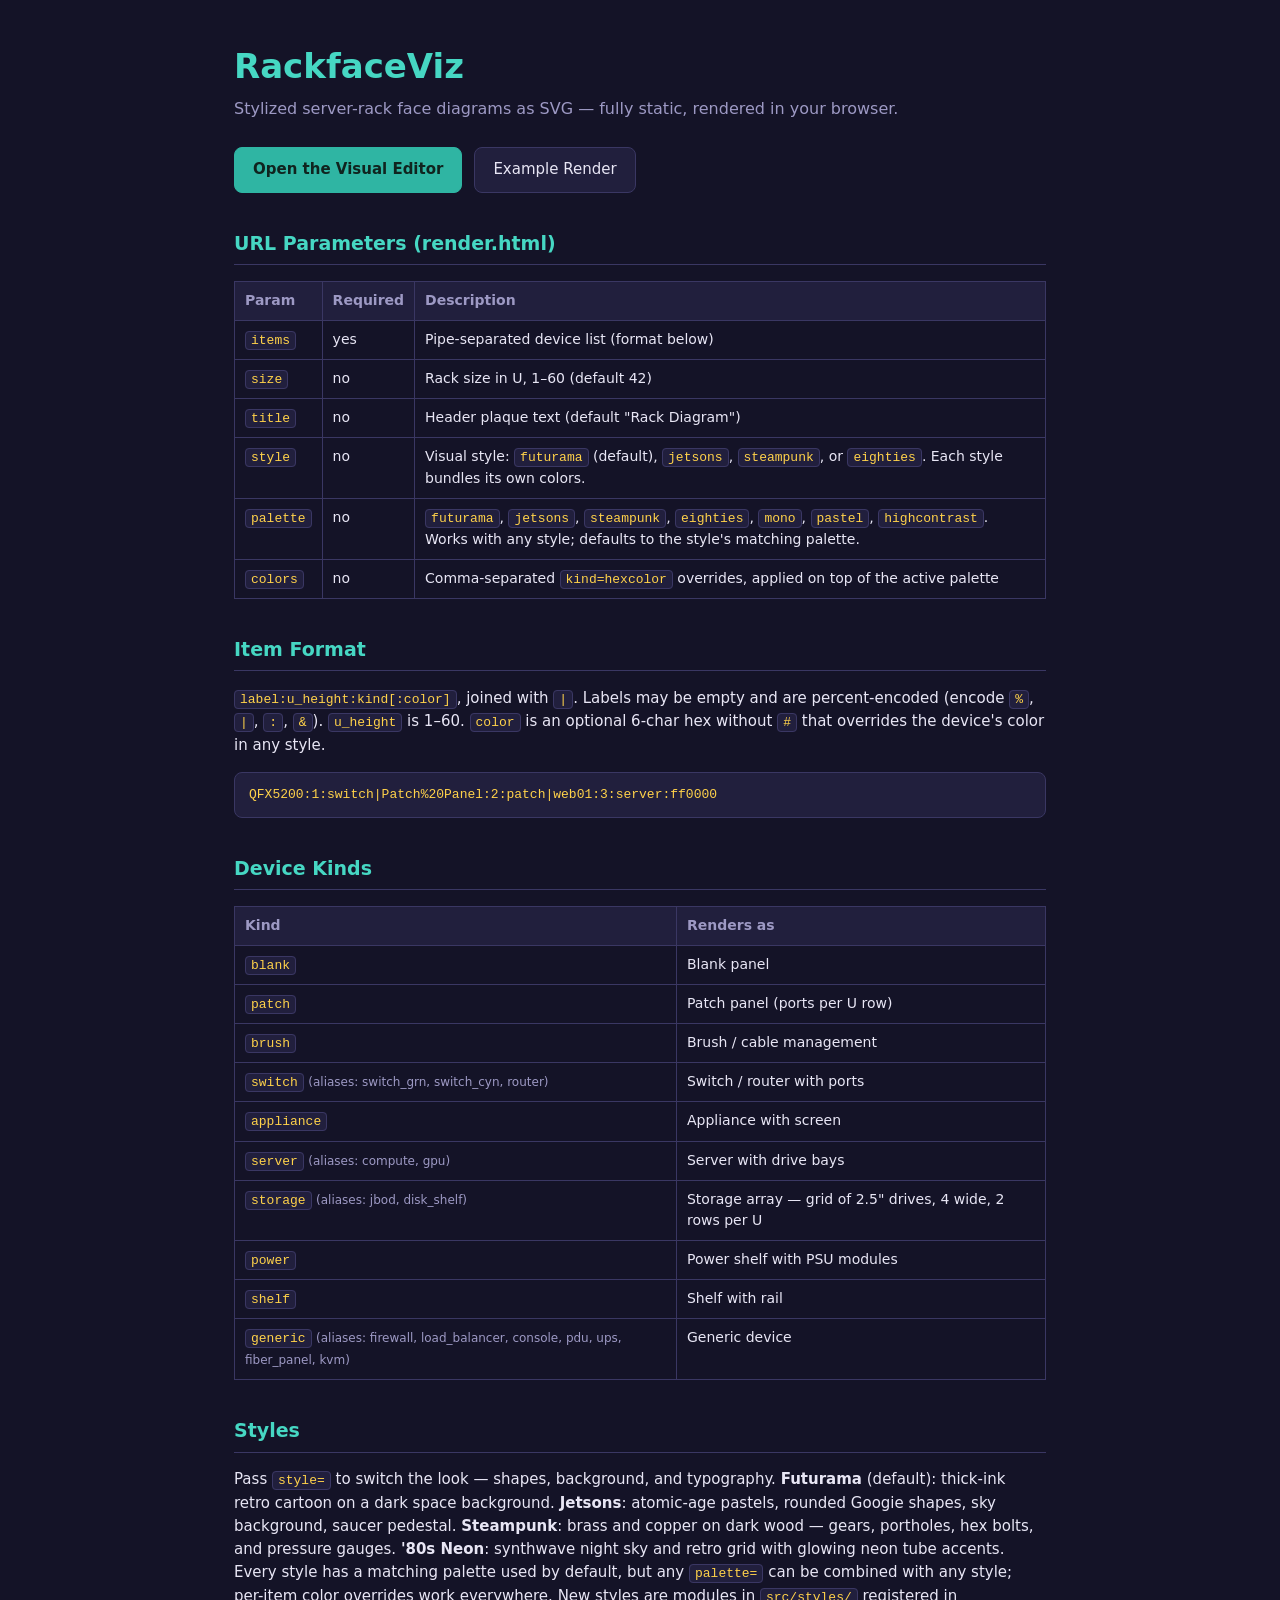
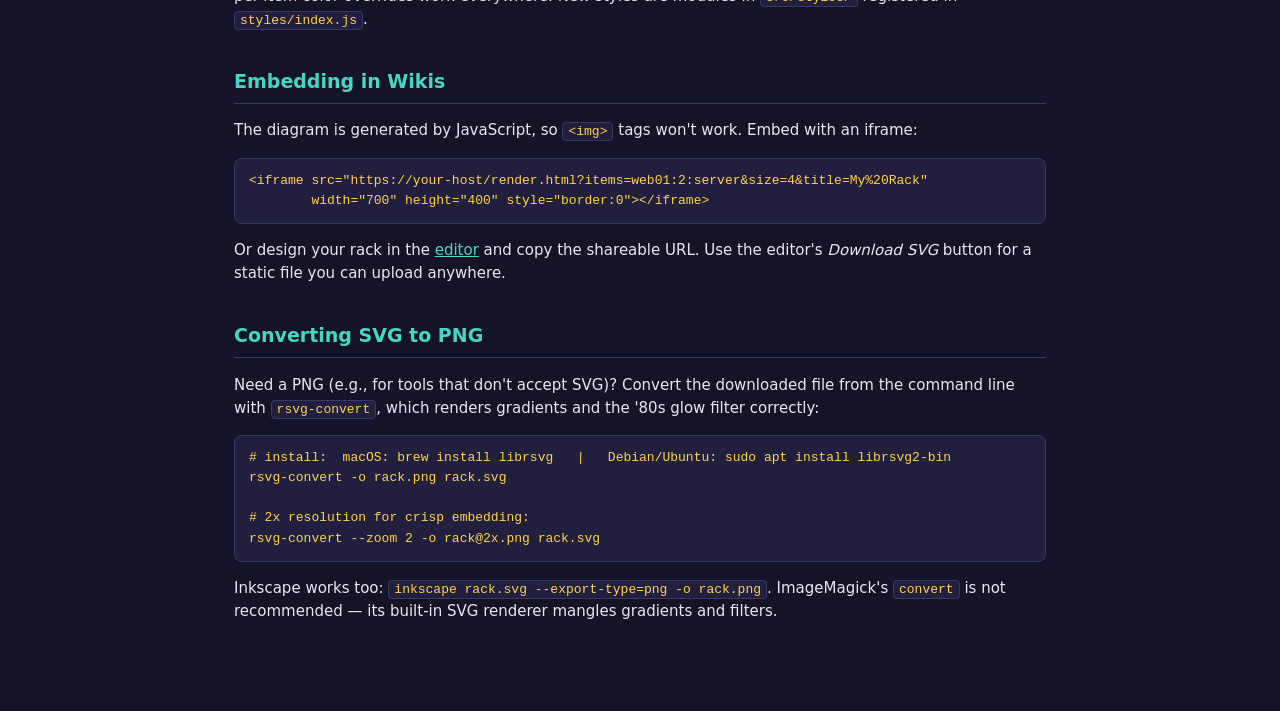
<file: src/index.html>
<!DOCTYPE html>
<html lang="en">
<head>
  <meta charset="utf-8">
  <meta name="viewport" content="width=device-width, initial-scale=1">
  <title>RackfaceViz — Stylized Rack Diagrams</title>
  <link rel="stylesheet" href="index.css">
</head>
<body>
  <main class="wrap">
    <h1>RackfaceViz</h1>
    <p class="tagline">Stylized server-rack face diagrams as SVG — fully static, rendered in your browser.</p>

    <p class="cta-row">
      <a class="btn primary" href="editor.html">Open the Visual Editor</a>
      <a class="btn" href="render.html?items=Open+for+Cable+Access%3A5%3Ablank%7C%3A2%3Apatch%3A3fa9e0%7C%3A1%3Abrush%7CQFX5200%3A1%3Aswitch%7CQFX5200%3A1%3Aswitch%7C%3A1%3Abrush%7CQFX5200%3A1%3Aswitch%3Af28c28%7CQFX5200%3A1%3Aswitch%3Af28c28%7C%3A1%3Abrush%7C%3A2%3Aserver%7C%3A2%3Aserver%7C%3A2%3Aserver%7C%3A2%3Astorage%7C%3A2%3Astorage%3A94a7b8%7C%3A1%3Abrush%7C%3A1%3Ageneric%7C%3A1%3Aappliance%7C%3A2%3Aserver%7C%3A2%3Apower%7C%3A1%3Ashelf&amp;size=32&amp;title=Rack+Diagram&amp;style=eighties">Example Render</a>
    </p>

    <h2>URL Parameters (render.html)</h2>
    <table>
      <thead><tr><th>Param</th><th>Required</th><th>Description</th></tr></thead>
      <tbody>
        <tr><td><code>items</code></td><td>yes</td><td>Pipe-separated device list (format below)</td></tr>
        <tr><td><code>size</code></td><td>no</td><td>Rack size in U, 1–60 (default 42)</td></tr>
        <tr><td><code>title</code></td><td>no</td><td>Header plaque text (default "Rack Diagram")</td></tr>
        <tr><td><code>style</code></td><td>no</td><td>Visual style: <code>futurama</code> (default), <code>jetsons</code>, <code>steampunk</code>, or <code>eighties</code>. Each style bundles its own colors.</td></tr>
        <tr><td><code>palette</code></td><td>no</td><td><code>futurama</code>, <code>jetsons</code>, <code>steampunk</code>, <code>eighties</code>, <code>mono</code>, <code>pastel</code>, <code>highcontrast</code>. Works with any style; defaults to the style's matching palette.</td></tr>
        <tr><td><code>colors</code></td><td>no</td><td>Comma-separated <code>kind=hexcolor</code> overrides, applied on top of the active palette</td></tr>
      </tbody>
    </table>

    <h2>Item Format</h2>
    <p><code>label:u_height:kind[:color]</code>, joined with <code>|</code>. Labels may be empty and are percent-encoded (encode <code>%</code>, <code>|</code>, <code>:</code>, <code>&amp;</code>). <code>u_height</code> is 1–60. <code>color</code> is an optional 6-char hex without <code>#</code> that overrides the device's color in any style.</p>
    <pre>QFX5200:1:switch|Patch%20Panel:2:patch|web01:3:server:ff0000</pre>

    <h2>Device Kinds</h2>
    <table>
      <thead><tr><th>Kind</th><th>Renders as</th></tr></thead>
      <tbody>
        <tr><td><code>blank</code></td><td>Blank panel</td></tr>
        <tr><td><code>patch</code></td><td>Patch panel (ports per U row)</td></tr>
        <tr><td><code>brush</code></td><td>Brush / cable management</td></tr>
        <tr><td><code>switch</code> <span class="dim">(aliases: switch_grn, switch_cyn, router)</span></td><td>Switch / router with ports</td></tr>
        <tr><td><code>appliance</code></td><td>Appliance with screen</td></tr>
        <tr><td><code>server</code> <span class="dim">(aliases: compute, gpu)</span></td><td>Server with drive bays</td></tr>
        <tr><td><code>storage</code> <span class="dim">(aliases: jbod, disk_shelf)</span></td><td>Storage array — grid of 2.5&quot; drives, 4 wide, 2 rows per U</td></tr>
        <tr><td><code>power</code></td><td>Power shelf with PSU modules</td></tr>
        <tr><td><code>shelf</code></td><td>Shelf with rail</td></tr>
        <tr><td><code>generic</code> <span class="dim">(aliases: firewall, load_balancer, console, pdu, ups, fiber_panel, kvm)</span></td><td>Generic device</td></tr>
      </tbody>
    </table>

    <h2>Styles</h2>
    <p>Pass <code>style=</code> to switch the look — shapes, background, and typography. <strong>Futurama</strong> (default): thick-ink retro cartoon on a dark space background. <strong>Jetsons</strong>: atomic-age pastels, rounded Googie shapes, sky background, saucer pedestal. <strong>Steampunk</strong>: brass and copper on dark wood — gears, portholes, hex bolts, and pressure gauges. <strong>'80s Neon</strong>: synthwave night sky and retro grid with glowing neon tube accents. Every style has a matching palette used by default, but any <code>palette=</code> can be combined with any style; per-item color overrides work everywhere. New styles are modules in <code>src/styles/</code> registered in <code>styles/index.js</code>.</p>

    <h2>Embedding in Wikis</h2>
    <p>The diagram is generated by JavaScript, so <code>&lt;img&gt;</code> tags won't work. Embed with an iframe:</p>
    <pre>&lt;iframe src="https://your-host/render.html?items=web01:2:server&amp;size=4&amp;title=My%20Rack"
        width="700" height="400" style="border:0"&gt;&lt;/iframe&gt;</pre>
    <p>Or design your rack in the <a href="editor.html">editor</a> and copy the shareable URL. Use the editor's <em>Download SVG</em> button for a static file you can upload anywhere.</p>

    <h2>Converting SVG to PNG</h2>
    <p>Need a PNG (e.g., for tools that don't accept SVG)? Convert the downloaded file from the command line with <code>rsvg-convert</code>, which renders gradients and the '80s glow filter correctly:</p>
    <pre># install:  macOS: brew install librsvg   |   Debian/Ubuntu: sudo apt install librsvg2-bin
rsvg-convert -o rack.png rack.svg

# 2x resolution for crisp embedding:
rsvg-convert --zoom 2 -o rack@2x.png rack.svg</pre>
    <p>Inkscape works too: <code>inkscape rack.svg --export-type=png -o rack.png</code>. ImageMagick's <code>convert</code> is not recommended — its built-in SVG renderer mangles gradients and filters.</p>
  </main>
</body>
</html>
</file>
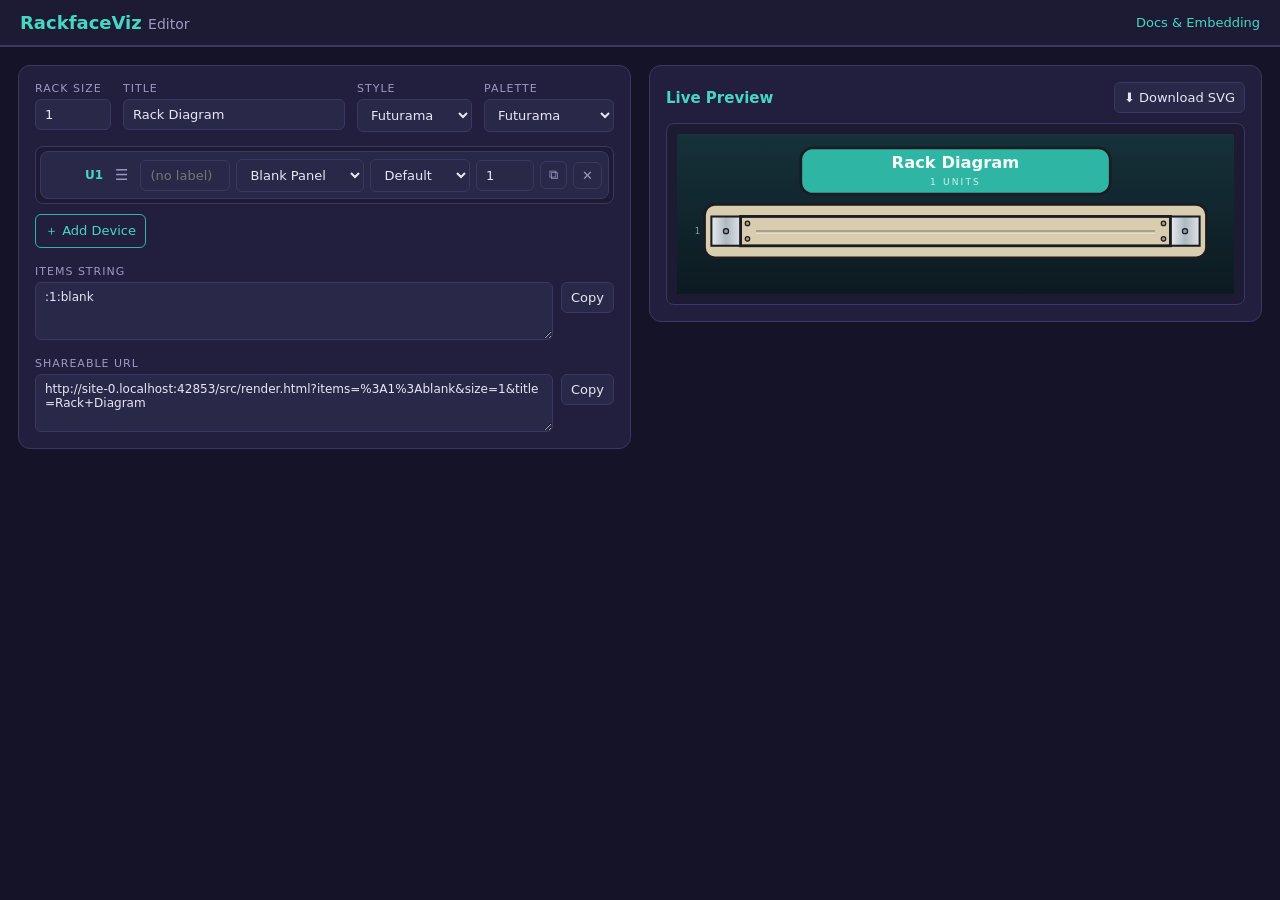
<file: src/editor.html>
<!DOCTYPE html>
<html lang="en">
<head>
  <meta charset="utf-8">
  <meta name="viewport" content="width=device-width, initial-scale=1">
  <title>RackfaceViz — Editor</title>
  <link rel="stylesheet" href="editor.css">
</head>
<body>
  <header class="topbar">
    <h1>RackfaceViz <span class="sub">Editor</span></h1>
    <a class="doclink" href="index.html">Docs &amp; Embedding</a>
  </header>

  <main class="layout">
    <section class="controls-panel">
      <div class="controls-row">
        <label class="field">
          <span>Rack Size</span>
          <input id="rackSize" type="number" min="1" max="60" value="42">
        </label>
        <label class="field grow">
          <span>Title</span>
          <input id="rackTitle" type="text" maxlength="128" value="Rack Diagram">
        </label>
        <label class="field">
          <span>Style</span>
          <select id="styleSel"></select>
        </label>
        <label class="field" id="paletteWrap">
          <span>Palette</span>
          <select id="paletteSel"></select>
        </label>
      </div>

      <div id="overflowWarn" class="warn" hidden></div>

      <div id="itemList" class="item-list"></div>
      <button id="addItemBtn" class="add-btn" type="button">＋ Add Device</button>

      <div class="output-block">
        <span class="out-label">Items String</span>
        <div class="copyrow">
          <textarea id="itemsOut" rows="3" readonly></textarea>
          <button type="button" class="copy-btn" data-copy="itemsOut">Copy</button>
        </div>
      </div>
      <div class="output-block">
        <span class="out-label">Shareable URL</span>
        <div class="copyrow">
          <textarea id="urlOut" rows="3" readonly></textarea>
          <button type="button" class="copy-btn" data-copy="urlOut">Copy</button>
        </div>
      </div>
    </section>

    <section class="preview-panel">
      <div class="preview-head">
        <h2>Live Preview</h2>
        <button id="downloadBtn" type="button">⬇ Download SVG</button>
      </div>
      <div id="preview" class="preview"></div>
    </section>
  </main>

  <script type="module" src="editor.js"></script>
</body>
</html>
</file>
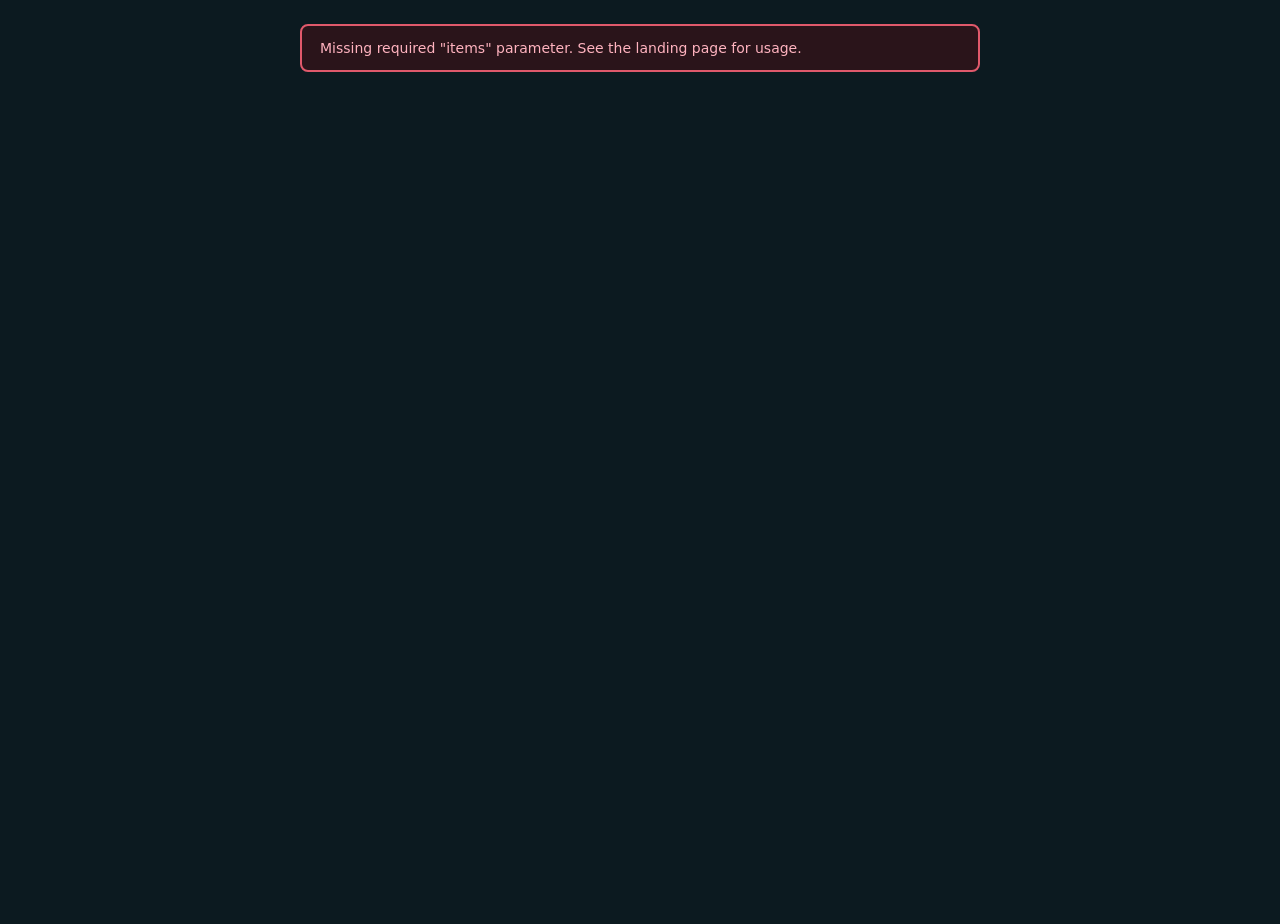
<file: src/render.html>
<!DOCTYPE html>
<html lang="en">
<head>
  <meta charset="utf-8">
  <meta name="viewport" content="width=device-width, initial-scale=1">
  <title>RackfaceViz — Render</title>
  <link rel="stylesheet" href="render.css">
</head>
<body>
  <div id="error" class="error" hidden></div>
  <div id="diagram" class="diagram"></div>
  <script type="module" src="render-app.js"></script>
</body>
</html>
</file>
<file: src/index.css>
* { box-sizing: border-box; }

html, body {
  margin: 0;
  padding: 0;
  background: #141327;
  color: #e8e6f5;
  font-family: 'Verdana', 'DejaVu Sans', sans-serif;
  font-size: 15px;
  line-height: 1.55;
}

.wrap { max-width: 860px; margin: 0 auto; padding: 40px 24px 80px; }

h1 { color: #46d7c3; font-size: 34px; margin: 0 0 4px; }
h2 { color: #46d7c3; font-size: 19px; margin-top: 36px; border-bottom: 1px solid #3a3763; padding-bottom: 6px; }

.tagline { color: #9d99c4; font-size: 16px; margin-top: 0; }

.cta-row { margin: 26px 0; display: flex; gap: 12px; flex-wrap: wrap; }

.btn {
  display: inline-block;
  padding: 10px 18px;
  border: 1px solid #3a3763;
  border-radius: 8px;
  color: #e8e6f5;
  text-decoration: none;
  background: #211f3d;
}

.btn:hover { border-color: #2fb5a3; color: #46d7c3; }

.btn.primary {
  background: #2fb5a3;
  border-color: #2fb5a3;
  color: #10241f;
  font-weight: bold;
}

.btn.primary:hover { background: #46d7c3; color: #10241f; }

table { border-collapse: collapse; width: 100%; margin: 12px 0; font-size: 14px; }
th, td { border: 1px solid #3a3763; padding: 8px 10px; text-align: left; vertical-align: top; }
th { background: #211f3d; color: #9d99c4; }

code {
  background: #211f3d;
  border: 1px solid #3a3763;
  border-radius: 4px;
  padding: 1px 5px;
  font-size: 13px;
  color: #ffd24a;
}

pre {
  background: #211f3d;
  border: 1px solid #3a3763;
  border-radius: 8px;
  padding: 12px 14px;
  overflow-x: auto;
  font-size: 13px;
  color: #ffd24a;
}

a { color: #46d7c3; }

.dim { color: #9d99c4; font-size: 12px; }
</file>
<file: src/editor.css>
/* editor.css — dark navy/purple theme, teal accents */
:root {
  --bg: #141327;
  --bg2: #1c1b33;
  --panel: #211f3d;
  --panel2: #2a2848;
  --line: #3a3763;
  --ink: #e8e6f5;
  --dim: #9d99c4;
  --teal: #2fb5a3;
  --teal-bright: #46d7c3;
  --warn: #ffb454;
}

* { box-sizing: border-box; }

html, body {
  margin: 0;
  padding: 0;
  background: var(--bg);
  color: var(--ink);
  font-family: 'Verdana', 'DejaVu Sans', sans-serif;
  font-size: 14px;
}

.topbar {
  display: flex;
  align-items: center;
  justify-content: space-between;
  padding: 12px 20px;
  background: var(--bg2);
  border-bottom: 2px solid var(--line);
}

.topbar h1 { margin: 0; font-size: 18px; color: var(--teal-bright); }
.topbar .sub { color: var(--dim); font-weight: normal; font-size: 14px; }
.doclink { color: var(--teal-bright); text-decoration: none; font-size: 13px; }
.doclink:hover { text-decoration: underline; }

.layout {
  display: grid;
  grid-template-columns: minmax(480px, 1fr) minmax(420px, 1fr);
  gap: 18px;
  padding: 18px;
  align-items: start;
}

@media (max-width: 980px) {
  .layout { grid-template-columns: 1fr; }
}

.controls-panel, .preview-panel {
  background: var(--panel);
  border: 1px solid var(--line);
  border-radius: 12px;
  padding: 16px;
}

.controls-row {
  display: flex;
  flex-wrap: wrap;
  gap: 12px;
  margin-bottom: 14px;
}

.field { display: flex; flex-direction: column; gap: 4px; }
.field.grow { flex: 1; min-width: 160px; }
.field span { font-size: 11px; text-transform: uppercase; letter-spacing: 1px; color: var(--dim); }

input, select, textarea, button {
  font-family: inherit;
  font-size: 13px;
  color: var(--ink);
  background: var(--panel2);
  border: 1px solid var(--line);
  border-radius: 6px;
  padding: 7px 9px;
}

input:focus, select:focus, textarea:focus {
  outline: 2px solid var(--teal);
  outline-offset: -1px;
}

input[type="number"] { width: 76px; }

.warn {
  margin-bottom: 10px;
  padding: 8px 12px;
  border: 1px solid var(--warn);
  border-radius: 6px;
  color: var(--warn);
  font-size: 13px;
}

.item-list {
  max-height: 46vh;
  overflow-y: auto;
  display: flex;
  flex-direction: column;
  gap: 6px;
  padding: 4px;
  border: 1px solid var(--line);
  border-radius: 8px;
  background: var(--bg2);
}

.item-row {
  display: flex;
  align-items: center;
  gap: 6px;
  padding: 6px;
  background: var(--panel2);
  border: 1px solid var(--line);
  border-radius: 8px;
  /* row height scales with the device's U height (--u set by editor.js),
     so the edit list mirrors the proportions of the rendered rack */
  height: calc(var(--u, 1) * 48px);
  flex-shrink: 0;
}

.item-row.drag-over { border-color: var(--teal-bright); box-shadow: 0 0 0 1px var(--teal-bright); }
.item-row.dragging { opacity: 0.45; }

.u-label {
  min-width: 56px;
  text-align: right;
  font-size: 12px;
  color: var(--teal-bright);
  font-weight: bold;
}

.drag-handle {
  cursor: grab;
  color: var(--dim);
  padding: 2px 6px;
  user-select: none;
  background: none;
  border: none;
  font-size: 15px;
}

.item-row input.label-input { flex: 1; min-width: 90px; }
.item-row select.kind-select { width: 128px; }
.item-row select.color-select { width: 104px; }
.item-row input.u-input { width: 58px; }

.row-btn {
  background: none;
  border: 1px solid var(--line);
  color: var(--dim);
  padding: 5px 8px;
  cursor: pointer;
  border-radius: 6px;
}

.row-btn:hover { color: var(--ink); border-color: var(--teal); }
.row-btn.remove:hover { color: #ff8f8f; border-color: #ff8f8f; }

.add-btn {
  margin-top: 10px;
  cursor: pointer;
  color: var(--teal-bright);
  border-color: var(--teal);
  background: none;
}

.add-btn:hover { background: rgba(47, 181, 163, 0.12); }

.output-block { margin-top: 14px; }
.out-label { font-size: 11px; text-transform: uppercase; letter-spacing: 1px; color: var(--dim); }

.copyrow { display: flex; gap: 8px; margin-top: 4px; }
.copyrow textarea { flex: 1; resize: vertical; font-size: 12px; word-break: break-all; }
.copy-btn { cursor: pointer; align-self: flex-start; }
.copy-btn:hover { border-color: var(--teal); color: var(--teal-bright); }

.preview-head {
  display: flex;
  align-items: center;
  justify-content: space-between;
  margin-bottom: 10px;
}

.preview-head h2 { margin: 0; font-size: 15px; color: var(--teal-bright); }

#downloadBtn { cursor: pointer; }
#downloadBtn:hover { border-color: var(--teal); color: var(--teal-bright); }

.preview {
  display: flex;
  justify-content: center;
  overflow: auto;
  max-height: 80vh;
  border: 1px solid var(--line);
  border-radius: 8px;
  background: var(--bg2);
  padding: 10px;
}

.preview svg { max-width: 100%; height: auto; }
.preview .preview-error { color: #ff8f8f; padding: 24px; font-size: 13px; }
</file>
<file: src/render.css>
html, body {
  margin: 0;
  padding: 0;
  min-height: 100vh;
  background: #0c1a20;
  font-family: 'Verdana', 'DejaVu Sans', sans-serif;
}

.diagram {
  display: flex;
  justify-content: center;
  align-items: flex-start;
  padding: 16px;
}

.diagram svg {
  max-width: 100%;
  height: auto;
}

.error {
  margin: 24px auto;
  max-width: 640px;
  padding: 14px 18px;
  border: 2px solid #e0596b;
  border-radius: 8px;
  background: #2a141a;
  color: #ffb3bf;
  font-size: 14px;
}
</file>
